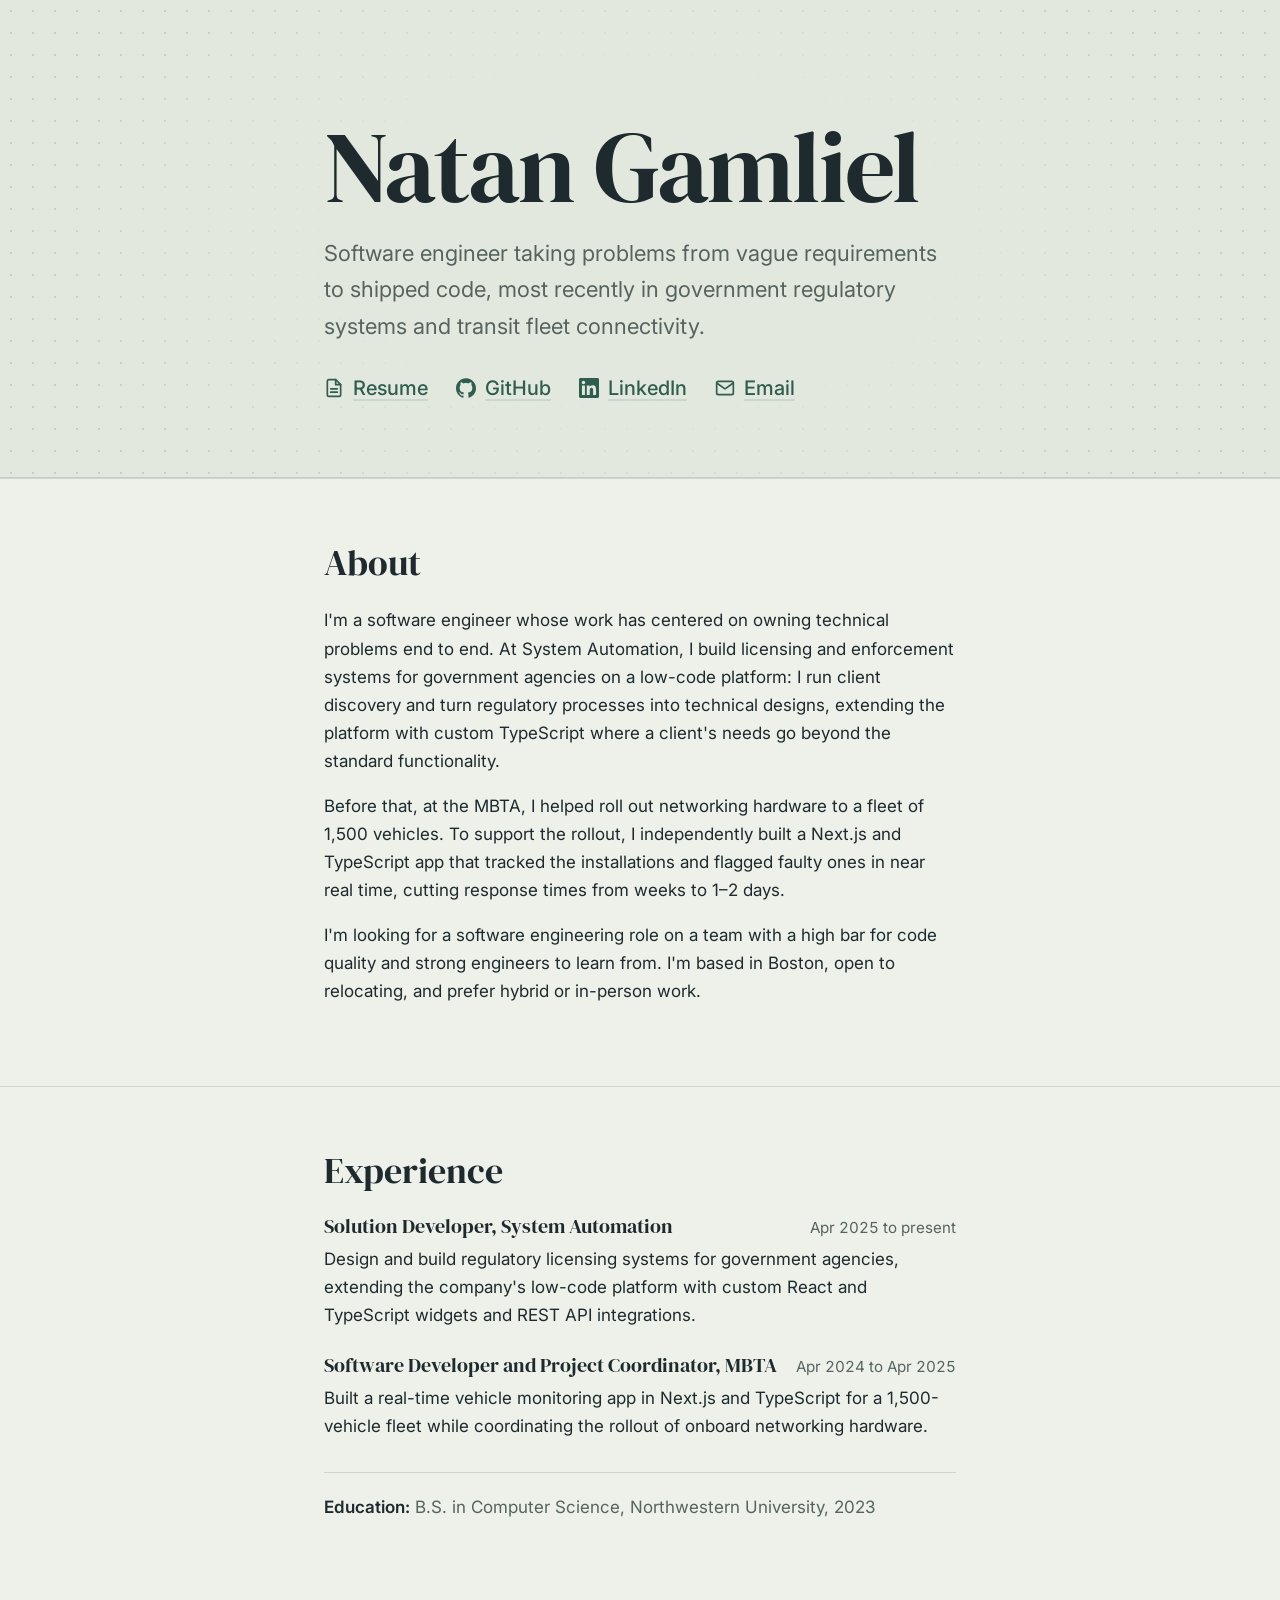
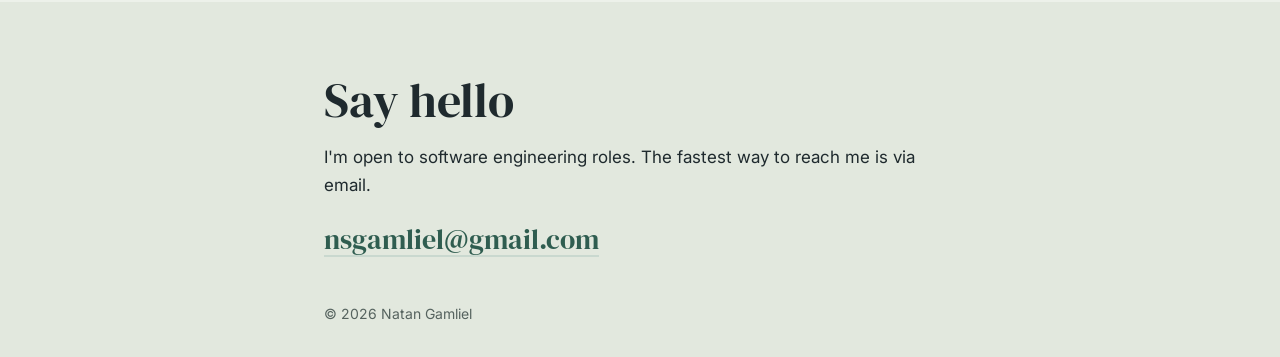
<file: public/index.html>
<!DOCTYPE html>
<html lang="en">
<head>
  <meta charset="UTF-8">
  <meta name="viewport" content="width=device-width, initial-scale=1.0">

  <title>Natan Gamliel | Software Engineer</title>
  <meta name="description" content="Natan Gamliel is a software engineer who takes problems from vague requirements to shipped code, most recently in government regulatory systems and transit fleet connectivity.">

  <meta property="og:title" content="Natan Gamliel | Software Engineer">
  <meta property="og:description" content="Natan Gamliel is a software engineer who takes problems from vague requirements to shipped code, most recently in government regulatory systems and transit fleet connectivity.">
  <meta property="og:image" content="https://natangamliel.com/assets/images/og-image.png">
  <meta property="og:url" content="https://natangamliel.com">
  <meta name="twitter:card" content="summary_large_image">

  <link rel="icon" href="assets/images/favicon-a1.svg" type="image/svg+xml">

  <link rel="preconnect" href="https://fonts.googleapis.com">
  <link rel="preconnect" href="https://fonts.gstatic.com" crossorigin>
  <link href="https://fonts.googleapis.com/css2?family=DM+Serif+Display&family=Inter:wght@400;500;600&display=swap" rel="stylesheet">

  <link rel="stylesheet" href="styles.css">
</head>
<body>
  <a class="skip-link" href="#main">Skip to content</a>

  <header class="intro">
    <div class="wrap">

      <h1 class="name">Natan Gamliel</h1>
      <p class="tagline">Software engineer taking problems from vague requirements to shipped code, most recently in government regulatory systems and transit fleet connectivity.</p>

      <nav class="links" aria-label="Contact and profiles">
        <a href="assets/GamlielNatanResume.pdf">
          <svg class="icon icon-stroke" viewBox="0 0 24 24" aria-hidden="true"><path d="M14 2H6a2 2 0 0 0-2 2v16a2 2 0 0 0 2 2h12a2 2 0 0 0 2-2V8z"/><path d="M14 2v6h6M16 13H8M16 17H8"/></svg>
          Resume
        </a>
        <a href="https://github.com/nsgamliel">
          <svg class="icon" viewBox="0 0 24 24" aria-hidden="true"><path d="M12 .297c-6.63 0-12 5.373-12 12 0 5.303 3.438 9.8 8.205 11.385.6.113.82-.258.82-.577 0-.285-.01-1.04-.015-2.04-3.338.724-4.042-1.61-4.042-1.61C4.422 18.07 3.633 17.7 3.633 17.7c-1.087-.744.084-.729.084-.729 1.205.084 1.838 1.236 1.838 1.236 1.07 1.835 2.809 1.305 3.495.998.108-.776.417-1.305.76-1.605-2.665-.3-5.466-1.332-5.466-5.93 0-1.31.465-2.38 1.235-3.22-.135-.303-.54-1.523.105-3.176 0 0 1.005-.322 3.3 1.23.96-.267 1.98-.399 3-.405 1.02.006 2.04.138 3 .405 2.28-1.552 3.285-1.23 3.285-1.23.645 1.653.24 2.873.12 3.176.765.84 1.23 1.91 1.23 3.22 0 4.61-2.805 5.625-5.475 5.92.42.36.81 1.096.81 2.22 0 1.606-.015 2.896-.015 3.286 0 .315.21.69.825.57C20.565 22.092 24 17.592 24 12.297c0-6.627-5.373-12-12-12"/></svg>
          GitHub
        </a>
        <a href="https://www.linkedin.com/in/natan-gamliel/">
          <svg class="icon" viewBox="0 0 24 24" aria-hidden="true"><path d="M20.447 20.452h-3.554v-5.569c0-1.328-.027-3.037-1.852-3.037-1.853 0-2.136 1.445-2.136 2.939v5.667H9.351V9h3.414v1.561h.046c.477-.9 1.637-1.85 3.37-1.85 3.601 0 4.267 2.37 4.267 5.455v6.286zM5.337 7.433c-1.144 0-2.063-.926-2.063-2.065 0-1.138.92-2.063 2.063-2.063 1.14 0 2.064.925 2.064 2.063 0 1.139-.925 2.065-2.064 2.065zm1.782 13.019H3.555V9h3.564v11.452zM22.225 0H1.771C.792 0 0 .774 0 1.729v20.542C0 23.227.792 24 1.771 24h20.451C23.2 24 24 23.227 24 22.271V1.729C24 .774 23.2 0 22.222 0h.003z"/></svg>
          LinkedIn
        </a>
        <a href="mailto:nsgamliel@gmail.com">
          <svg class="icon icon-stroke" viewBox="0 0 24 24" aria-hidden="true"><path d="M4 4h16a2 2 0 0 1 2 2v12a2 2 0 0 1-2 2H4a2 2 0 0 1-2-2V6a2 2 0 0 1 2-2z"/><path d="M22 6l-10 7L2 6"/></svg>
          Email
        </a>
      </nav>
    </div>
  </header>

  <nav class="pinned" aria-label="Site">
    <div class="wrap pinned-inner">
      <a class="pinned-name pinned-home" href="#top">Natan Gamliel</a>
      <button class="pinned-name pinned-toggle" type="button" aria-expanded="false" aria-controls="pinned-links">Natan Gamliel</button>
      <div class="links pinned-links" id="pinned-links">
        <a href="assets/GamlielNatanResume.pdf">Resume</a>
        <a href="https://github.com/nsgamliel">GitHub</a>
        <a href="https://www.linkedin.com/in/natan-gamliel/">LinkedIn</a>
        <a href="mailto:nsgamliel@gmail.com">Email</a>
      </div>
    </div>
  </nav>

  <main id="main">
    <section class="section" aria-labelledby="about-heading">
      <div class="wrap">
        <h2 id="about-heading">About</h2>
        <p>I'm a software engineer whose work has centered on owning technical problems end to end. At System Automation, I build licensing and enforcement systems for government agencies on a low-code platform: I run client discovery and turn regulatory processes into technical designs, extending the platform with custom TypeScript where a client's needs go beyond the standard functionality.</p>
        <p>Before that, at the MBTA, I helped roll out networking hardware to a fleet of 1,500 vehicles. To support the rollout, I independently built a Next.js and TypeScript app that tracked the installations and flagged faulty ones in near real time, cutting response times from weeks to 1&ndash;2 days.</p>
        <p>I'm looking for a software engineering role on a team with a high bar for code quality and strong engineers to learn from. I'm based in Boston, open to relocating, and prefer hybrid or in-person work.</p>

        <!-- <p class="now"><span class="now-label">Now:</span> Building a map of the best places to work from in Boston, using TypeScript, Postgres and AWS.</p> -->
      </div>
    </section>

    <!-- <section class="section" aria-labelledby="projects-heading">
      <div class="wrap">
        <h2 id="projects-heading">Projects</h2>

        <article class="project">
          <a class="project-shot" href="[demo or repo link]">
            <img src="assets/images/[project-screenshot].png" alt="Screenshot of [Project Name]" width="1200" height="750" loading="lazy">
          </a>
          <div class="project-body">
            <h3>[Project Name]</h3>
            <p>[What it does, in one sentence. E.g. Imports bank CSVs and tracks spending by category.]</p>
            <p>[What was technically interesting, in one sentence. E.g. A rules engine auto-categorizes transactions and flags recurring charges.]</p>
            <ul class="stack" aria-label="Built with">
              <li>[TypeScript]</li>
              <li>[React]</li>
              <li>[Node]</li>
            </ul>
            <p class="project-links">
              <a href="https://github.com/nsgamliel/[repo]">Code</a>
              <a href="[live demo link]">Live demo</a>
            </p>
          </div>
        </article>

        <article class="project">
          <a class="project-shot" href="https://github.com/nsgamliel/[repo]">
            <img src="assets/images/[project-screenshot].png" alt="Screenshot of [Project Name]" width="1200" height="750" loading="lazy">
          </a>
          <div class="project-body">
            <h3>[Project Name] <span class="status">In progress</span></h3>
            <p>[What it does, in one sentence.]</p>
            <p>[What's technically interesting, in one sentence.]</p>
            <ul class="stack" aria-label="Built with">
              <li>[TypeScript]</li>
              <li>[AWS]</li>
              <li>[Docker]</li>
            </ul>
            <p class="project-links">
              <a href="https://github.com/nsgamliel/[repo]">Code</a>
            </p>
          </div>
        </article>
      </div>
    </section> -->

    <section class="section" aria-labelledby="experience-heading">
      <div class="wrap">
        <h2 id="experience-heading">Experience</h2>

        <ol class="timeline">
          <li>
            <div class="role">
              <h3>Solution Developer, System Automation</h3>
              <p class="dates">Apr 2025 to present</p>
            </div>
            <p>Design and build regulatory licensing systems for government agencies, extending the company's low-code platform with custom React and TypeScript widgets and REST API integrations.</p>
          </li>
          <li>
            <div class="role">
              <h3>Software Developer and Project Coordinator, MBTA</h3>
              <p class="dates">Apr 2024 to Apr 2025</p>
            </div>
            <p>Built a real-time vehicle monitoring app in Next.js and TypeScript for a 1,500-vehicle fleet while coordinating the rollout of onboard networking hardware.</p>
          </li>
        </ol>

        <p class="education"><span class="education-label">Education:</span> B.S. in Computer Science, Northwestern University, 2023</p>
      </div>
    </section>
  </main>

  <footer class="footer">
    <div class="wrap">
      <h2 class="footer-heading">Say hello</h2>
      <p>I'm open to software engineering roles. The fastest way to reach me is via email.</p>
      <p><a class="footer-email" href="mailto:nsgamliel@gmail.com">nsgamliel@gmail.com</a></p>
      <p class="fine-print">&copy; <span id="year"></span> Natan Gamliel</p>
    </div>
  </footer>

  <script>
    // Keeps the copyright year current. Safe to delete.
    document.getElementById("year").textContent = new Date().getFullYear();

    // Show the pinned bar once the intro links scroll out of view.
    const pinned = document.querySelector(".pinned");
    const toggle = pinned.querySelector(".pinned-toggle");
    const setOpen = (open) => toggle.setAttribute("aria-expanded", open);

    new IntersectionObserver(([entry]) => {
      pinned.classList.toggle("is-visible", !entry.isIntersecting);
      if (entry.isIntersecting) setOpen(false);
    }).observe(document.querySelector(".intro .links"));

    // Mobile: the name opens and closes the link list.
    toggle.addEventListener("click", () => setOpen(toggle.getAttribute("aria-expanded") !== "true"));
    document.addEventListener("click", (e) => {
      if (!toggle.contains(e.target)) setOpen(false);
    });
    document.addEventListener("keydown", (e) => {
      if (e.key === "Escape") setOpen(false);
    });
  </script>
</body>
</html>
</file>
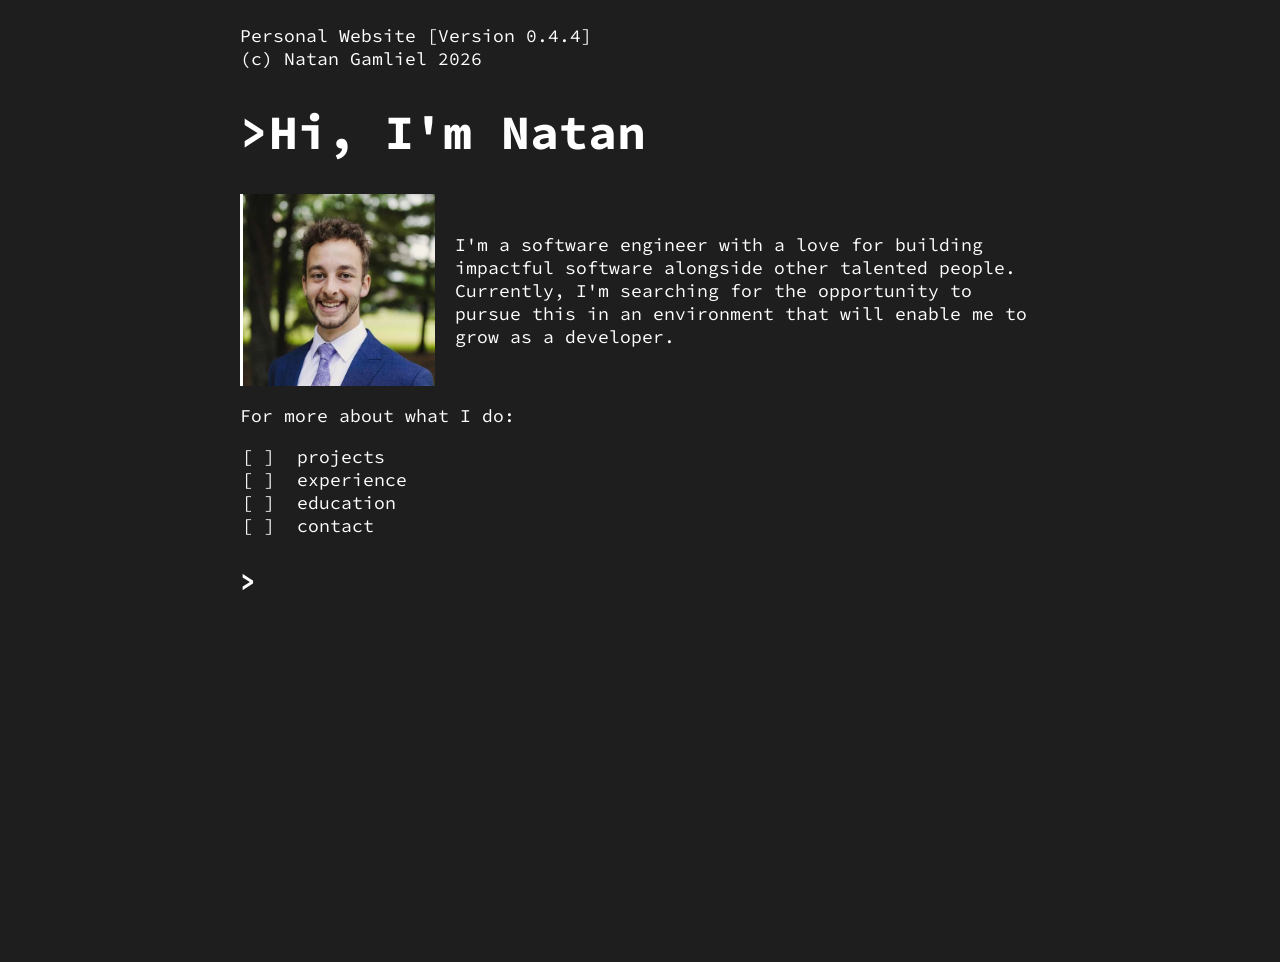
<file: public/v1/index.html>
<!DOCTYPE html>
<html lang="en">
<head>
	<meta charset="UTF-8">
	<meta name="viewport" content="width=device-width, initial-scale=1.0">
	<meta name="robots" content="noindex">
	<link rel="preconnect" href="https://fonts.googleapis.com">
	<link rel="preconnect" href="https://fonts.gstatic.com" crossorigin>
	<link href="https://fonts.googleapis.com/css2?family=Source+Code+Pro:wght@300;400;500;600;700&display=swap" rel="stylesheet">
	<link rel="stylesheet" href="style.css">
	<link rel="icon" href="images/favicon.png" type="image/png">
	<title>Natan Gamliel</title>
</head>
<body>

	<div id="navbar">
		<a href=".">>Natan_</a>
	</div>

	<div class="terminal">
		<div class="intro">
			<div id="disc">
				<div>Personal Website [Version 0.4.4]</div>
				<div>(c) Natan Gamliel 2026</div>
			</div>
			<div class="io-chunk">
				<h1 id="intro-phrase">>_</h1>
				<div class="o-chunk">
					<div id="headshot-blurb">
						<img id="headshot" src="images/headshot.jpg" alt="headshot">
						<p id="intro-blurb">I'm a software engineer with a love for building impactful software alongside other talented people. Currently, I'm searching for the opportunity to pursue this in an environment that will enable me to grow as a developer.</p>
					</div>
					
					<p id="more">For more about what I do:</p>
					<div class="more-options">
						<div class="intro-option proj">[ ]&nbsp; projects</div>
						<div class="intro-option exp">[ ]&nbsp; experience</div>
						<div class="intro-option edu">[ ]&nbsp; education</div>
						<div class="intro-option cont">[ ]&nbsp; contact</div>
					</div>
				</div>
			</div>
		</div>
	
		<div class="output o-chunk">
			<p class="prompt blink">></p>
			<div class="chunk o-chunk fade-in"></div>
		</div>

		<!-- <div style="height: 80vh;"></div> -->

	</div>

	
	<!-- <footer>
		<p>&copy; 2023 Natan Gamliel</p>
	</footer> -->

	
	<script type="module" src="content.js"></script>
	<script type="module" src="script.js"></script>
</body>
</html>
</file>
<file: public/styles.css>
/* ==========================================================
   Colors: pale sage paper, deep slate ink, pine-green accent.
   Change these variables to re-theme the whole site.
   ========================================================== */
:root {
  --paper: #edf1ea;        /* page background */
  --paper-deep: #e2e8de;   /* footer and subtle panels */
  --ink: #1f2a2e;          /* main text */
  --ink-soft: #56635f;     /* secondary text, dates */
  --accent: #2f5d50;       /* links, highlights */
  --accent-soft: #c9d8cf;  /* underlines, borders */
  --line: rgba(31, 42, 46, 0.14);

  --font-display: "DM Serif Display", Georgia, serif;
  --font-body: "Inter", system-ui, -apple-system, "Segoe UI", sans-serif;

  --measure: 42rem;        /* max content width (~65 characters of body text) */
  --gutter: 1.25rem;
}

/* Dark mode: follows the visitor's system setting */
/* @media (prefers-color-scheme: dark) {
  :root {
    --paper: #141a18;
    --paper-deep: #1b2320;
    --ink: #e3e9e4;
    --ink-soft: #9aa8a2;
    --accent: #8fc7b3;
    --accent-soft: #35504a;
    --line: rgba(227, 233, 228, 0.14);
  }
} */

/* ---------- Base ---------- */
*, *::before, *::after { box-sizing: border-box; }

html {
  -webkit-text-size-adjust: 100%;
  scroll-padding-top: 4.5rem; /* keep anchor targets clear of the pinned bar */
}

body {
  margin: 0;
  background: var(--paper);
  color: var(--ink);
  font-family: var(--font-body);
  font-size: 1.0625rem;
  line-height: 1.65;
  -webkit-font-smoothing: antialiased;
}

img { max-width: 100%; height: auto; display: block; }

a {
  color: var(--accent);
  text-decoration-line: underline;
  text-decoration-color: var(--accent-soft);
  text-decoration-thickness: 2px;
  text-underline-offset: 0.2em;
}
a:hover { text-decoration-color: var(--accent); }

a:focus-visible {
  outline: 3px solid var(--accent);
  outline-offset: 3px;
  border-radius: 2px;
}

h1, h2, h3 {
  font-family: var(--font-display);
  font-weight: 400;
  line-height: 1.1;
  margin: 0;
}

p { margin: 0 0 1em; }

.wrap {
  max-width: var(--measure);
  margin: 0 auto;
  padding: 0 var(--gutter);
}

.skip-link {
  position: absolute;
  left: var(--gutter);
  top: -3rem;
  background: var(--ink);
  color: var(--paper);
  padding: 0.5rem 0.75rem;
  z-index: 10;
}
.skip-link:focus { top: 1rem; }

/* ---------- Intro: the name is the one bold moment ---------- */
.intro {
  padding: clamp(3.5rem, 12vw, 7.5rem) 0 clamp(2.5rem, 7vw, 4.5rem);
  background: var(--paper-deep);
  border-bottom: 1px solid var(--line);
  position: relative;
  isolation: isolate; /* keeps the dot layer above the band but below the text */
}

/* Dot grid that fades out behind the text, so it only shows toward the edges */
.intro::before {
  content: "";
  position: absolute;
  inset: 0;
  z-index: -1;
  pointer-events: none;
  background-image: radial-gradient(var(--line) 1px, transparent 1px);
  background-size: 22px 22px;
  -webkit-mask-image: radial-gradient(ellipse 40rem 22rem at center, transparent 45%, #000 100%);
          mask-image: radial-gradient(ellipse 40rem 22rem at center, transparent 45%, #000 100%);
}

.name {
  font-weight: 400;
  font-size: clamp(3rem, 12vw, 6.25rem);
  line-height: 0.95;
  letter-spacing: -0.02em;
  margin-bottom: 1.25rem;
}

.tagline {
  font-size: clamp(1.125rem, 2.6vw, 1.375rem);
  color: var(--ink-soft);
  max-width: 40rem;
  text-wrap: pretty;
  margin-bottom: 1.75rem;
}

.links {
  display: flex;
  flex-wrap: wrap;
  gap: 0.5rem 1.75rem;
  font-size: clamp(1.0625rem, 2vw, 1.25rem);
  font-weight: 500;
}

.links a {
  display: inline-flex;
  align-items: center;
  gap: 0.45em;
}

.icon {
  width: 1em;
  height: 1em;
  flex-shrink: 0;
  fill: currentColor;
}

.icon-stroke {
  fill: none;
  stroke: currentColor;
  stroke-width: 2;
  stroke-linecap: round;
  stroke-linejoin: round;
}

/* ---------- Pinned bar: slides in once the intro scrolls away ---------- */
.pinned {
  position: fixed;
  top: 0;
  left: 0;
  right: 0;
  z-index: 5;
  background: var(--paper-deep);
  border-bottom: 1px solid var(--line);
  transform: translateY(-100%);
  visibility: hidden;
  transition: transform 0.2s ease, visibility 0s 0.2s;
}
.pinned.is-visible {
  transform: none;
  visibility: visible;
  transition: transform 0.2s ease;
}

.pinned-inner {
  display: flex;
  flex-wrap: wrap;
  justify-content: space-between;
  align-items: center;
}

.pinned-name {
  font-family: var(--font-display);
  font-size: 1.375rem;
  line-height: 3.5rem; /* fixed row height so the name doesn't shift when the menu opens */
  color: var(--ink);
  text-decoration: none;
}
.pinned-home { font-size: 1.625rem; } /* desktop only; phones show the toggle instead */

/* keep the bar's links compact rather than inheriting the intro's larger .links size */
.pinned-links {
  font-size: 1.0625rem;
  gap: 0.5rem 1.5rem;
}

.pinned-toggle {
  display: none;
  background: none;
  border: 0;
  padding: 0;
  cursor: pointer;
}
.pinned-toggle::after {
  content: "";
  display: inline-block;
  width: 0.4em;
  height: 0.4em;
  margin-left: 0.5em;
  border-right: 2px solid var(--accent);
  border-bottom: 2px solid var(--accent);
  transform: translateY(-0.2em) rotate(45deg);
  transition: transform 0.2s ease;
}
.pinned-toggle[aria-expanded="true"]::after {
  transform: translateY(0.05em) rotate(-135deg);
}

@media (max-width: 599px) {
  /* Text fills the width on phones, leaving no room for the dots */
  .intro::before { display: none; }

  .links {
    display: grid;
    grid-template-columns: repeat(2, max-content);
    gap: 0.75rem 2rem;
  }

  .pinned-home { display: none; }
  .pinned-toggle { display: block; }

  .pinned-links {
    display: none;
    flex-basis: 100%;
    flex-direction: column;
    gap: 0.75rem;
    padding: 0.25rem 0 1rem;
  }
  .pinned-toggle[aria-expanded="true"] ~ .pinned-links { display: flex; }
}

@media (prefers-reduced-motion: reduce) {
  .pinned, .pinned.is-visible, .pinned-toggle::after { transition: none; }
}

/* ---------- Sections ---------- */
.section {
  padding: clamp(2.5rem, 7vw, 4rem) 0;
  border-top: 1px solid var(--line);
}

.section h2 {
  font-size: clamp(1.75rem, 4.5vw, 2.25rem);
  margin-bottom: 1.5rem;
}

.now {
  margin-top: 1.5rem;
  padding: 0.9rem 1.1rem;
  background: var(--paper-deep);
  border-left: 3px solid var(--accent);
  border-radius: 0 6px 6px 0;
}
.now-label { font-weight: 600; color: var(--accent); }

/* ---------- Projects ---------- */
.project + .project {
  margin-top: 3rem;
}

.project-shot {
  display: block;
  margin-bottom: 1.25rem;
}
.project-shot img {
  width: 100%;
  aspect-ratio: 16 / 10;
  object-fit: cover;
  border-radius: 8px;
  border: 1px solid var(--line);
  background: var(--paper-deep);
}

.project h3 {
  font-size: 1.5rem;
  margin-bottom: 0.6rem;
}

.status {
  display: inline-block;
  vertical-align: middle;
  font-family: var(--font-body);
  font-size: 0.8rem;
  font-weight: 600;
  color: var(--accent);
  border: 1px solid var(--accent-soft);
  border-radius: 999px;
  padding: 0.1rem 0.6rem;
  margin-left: 0.4rem;
}

/* Tech stack renders as a comma-separated line */
.stack {
  list-style: none;
  padding: 0;
  margin: 0 0 0.75rem;
  color: var(--ink-soft);
  font-size: 0.95rem;
}
.stack li { display: inline; }
.stack li:not(:last-child)::after { content: ", "; }

.project-links {
  display: flex;
  gap: 1.25rem;
  font-weight: 500;
}

/* ---------- Experience ---------- */
.timeline {
  list-style: none;
  padding: 0;
  margin: 0 0 2rem;
}
.timeline li + li { margin-top: 1.5rem; }

.role {
  display: flex;
  flex-wrap: wrap;
  justify-content: space-between;
  align-items: baseline;
  gap: 0.25rem 1rem;
  margin-bottom: 0.35rem;
}
.role h3 { font-size: 1.25rem; }

.dates {
  margin: 0;
  color: var(--ink-soft);
  font-size: 0.95rem;
  font-variant-numeric: tabular-nums;
}

.education {
  color: var(--ink-soft);
  padding-top: 1.25rem;
  border-top: 1px solid var(--line);
}
.education-label { font-weight: 600; color: var(--ink); }

/* ---------- Footer ---------- */
.footer {
  background: var(--paper-deep);
  padding: clamp(3rem, 8vw, 4.5rem) 0 2rem;
}

.footer-heading {
  font-size: clamp(2rem, 6vw, 3rem);
  margin-bottom: 1rem;
}

.footer-email {
  font-family: var(--font-display);
  font-size: clamp(1.35rem, 4vw, 1.75rem);
  font-weight: 400;
  word-break: break-word;
}

.fine-print {
  margin-top: 2.5rem;
  margin-bottom: 0;
  font-size: 0.875rem;
  color: var(--ink-soft);
}

/* ---------- Wider screens: screenshot beside project text ---------- */
@media (min-width: 760px) {
  .project {
    display: grid;
    grid-template-columns: 17rem 1fr;
    gap: 2rem;
    align-items: start;
  }
  .project-shot { margin-bottom: 0; }
}
</file>
<file: public/v1/style.css>
:root {
  --color-dark: rgb(30,30,30);
  --color-accent: rgb(119, 255, 255);
}

body {
  margin: 0;
  background-color: var(--color-dark);
  font-family: 'Source Code Pro', monospace;
  color: #fff;
  width: 100vw;
  overflow-x: hidden;
}

body * {
  z-index: -1;
  overflow-x: hidden;
}

.terminal {
  font-size: 18px;
  width: 800px;
  max-width: 80vw;
  min-height: 90vh;
  margin: 0 auto;
  /* border-right: solid 1px #fff; */
  padding-top: 24px;
  padding-bottom: 128px;
}

.exp-item > p {
  margin: 0;
}

.exp-tags {
  padding: 0.5em 0 1.5em 0.6em;
  /* padding-top: 0.5em;
  padding-bottom: 1.5em; */
}

.intro h1 {
  font-size: 48px;
}

.intro-edu {
  color: var(--color-accent);
}

a.intro-edu {
  text-decoration: none;
  padding: 0 2px;
  border-radius: 2px;
  transition: 0.3s;
}

a.intro-edu:hover {
  background-color: var(--color-accent);
  color: #000;
}

.intro-exp {
  color: var(--color-accent);
}

.intro-cont {
  color: var(--color-accent);
}

a.intro-cont {
  text-decoration: none;
  padding: 0 2px;
  border-radius: 2px;
}

a.intro-cont:hover {
  color: #000;
  background-color: var(--color-accent);
  transition: 0.3s;
}

a.intro-exp {
  text-decoration: none;
  padding: 0 2px;
  border-radius: 2px;
}

a.intro-exp:hover {
  color: #000;
  background-color: var(--color-accent);
  transition: 0.3s;
}

.o-chunk {
  opacity: 0;
}

.fade-in {
  animation: fadeInAnim 0.5s forwards;
  animation-iteration-count: 1;
  opacity: 0;
}

@keyframes fadeInAnim {
  /* from {opacity: 0;} */
  100% {opacity: 1;}
}

.intro-option {
  padding: 0 2px;
  border-radius: 2px;
  transition: 0.3s;
}

.intro-option:hover {
  background-color: #ddd;
  color: #000;
}

.option-clicked, .option-clicked:hover {
  background-color: #fff;
  color: #000;
}

.clicked-sibling {
  transition: 0.1s;
  opacity: 0.4;
}

.prompt {
  font-size: 1.5em;
  font-weight: bold;
}

#navbar {
  width: 100%;
  height: 50px;
  border-bottom: 1px #aaa solid;
  background-color: var(--color-dark);
  display: flex;
  justify-content: center;
  align-items: center;
  position: fixed;
  top: -51px;
  transition: top 0.3s;
  z-index: 1;
}

#navbar > a {
  color: white;
  text-decoration: none;
  font-size: 2em;
  font-weight: bold;
}

#headshot-blurb {
  display: flex;
  align-items: center;
  width: 100%;
  height: 100%;
}

#headshot {
  margin-right: 20px;
  width: 100%;
  height: auto;
  border-left: 3px solid #fff;
}

/* .project {
  display: flex;
  margin-bottom: 10px;
  min-height: 25vh;
  background-color: rgb(50,50,50);
  padding: 10px;
  border-radius: 5px;
  z-index: 0;
  transition: 0.2s;
}

.project * {
  z-index: 1;
}

.proj-img {
  width: 50%;
  height: auto;
  border-left: 3px solid #fff;
  align-self: center;
}

.proj-title {
  margin: 5px 0;
  font-size: 1.25em;
}

.proj-details { 
  margin-left: 10px;
  max-width: 50%;
}

.proj-links {
  margin: 0;
}

.proj-link {
  color: var(--color-accent);
  border-radius: 2px;
  margin: 0;
}

a.proj-link {
  text-decoration: none;
}

a.proj-link:hover {
  color: #000;
  background-color: var(--color-accent);
  transition: 0.3s;
} */

.proj-item {
  display: flex;
  flex-direction: row;
  width: 100%;
  z-index: 0;
  margin-top: 30px;
}

.proj-item * {
  z-index: 1;
}

.proj-spacer {
  width: 20px;
  height: 0;
}

.proj-img-container {
  width: 35%;
}

.proj-img {
  border-left: 3px solid #fff;
  width: 100%;
  height: auto;
}

.proj-details {
  width: calc(65% - 20px);
}

.proj-title {
  margin-top: 0;
}

.proj-link {
  color: var(--color-accent);
  border-radius: 2px;
  margin: 0;
}

a.proj-link {
  text-decoration: none;
}

a.proj-link:hover {
  color: #000;
  background-color: var(--color-accent);
  transition: 0.3s;
}

.proj-tag {
  font-weight: bold;
  color: var(--color-accent);
}



footer {
  display: flex;
  justify-content: center;
}



@media (max-width: 600px) and (orientation:portrait) {
  #headshot-blurb {
    flex-direction: column;
  }
  #headshot {
    max-width: 200px;
    margin: 0;
  }
  /* .project {
    flex-direction: column;
    align-items: center;
  }
  .proj-img {
    width: 95%;
  }
  .proj-details {
    max-width: 100%;
    width: 100%;
  } */
  .proj-item {
    flex-direction: column-reverse;
    align-items: center;
  }
  .proj-img-container {
    width: 90%;
  }
  .proj-details {
    width: 100%;
  }
}
</file>
